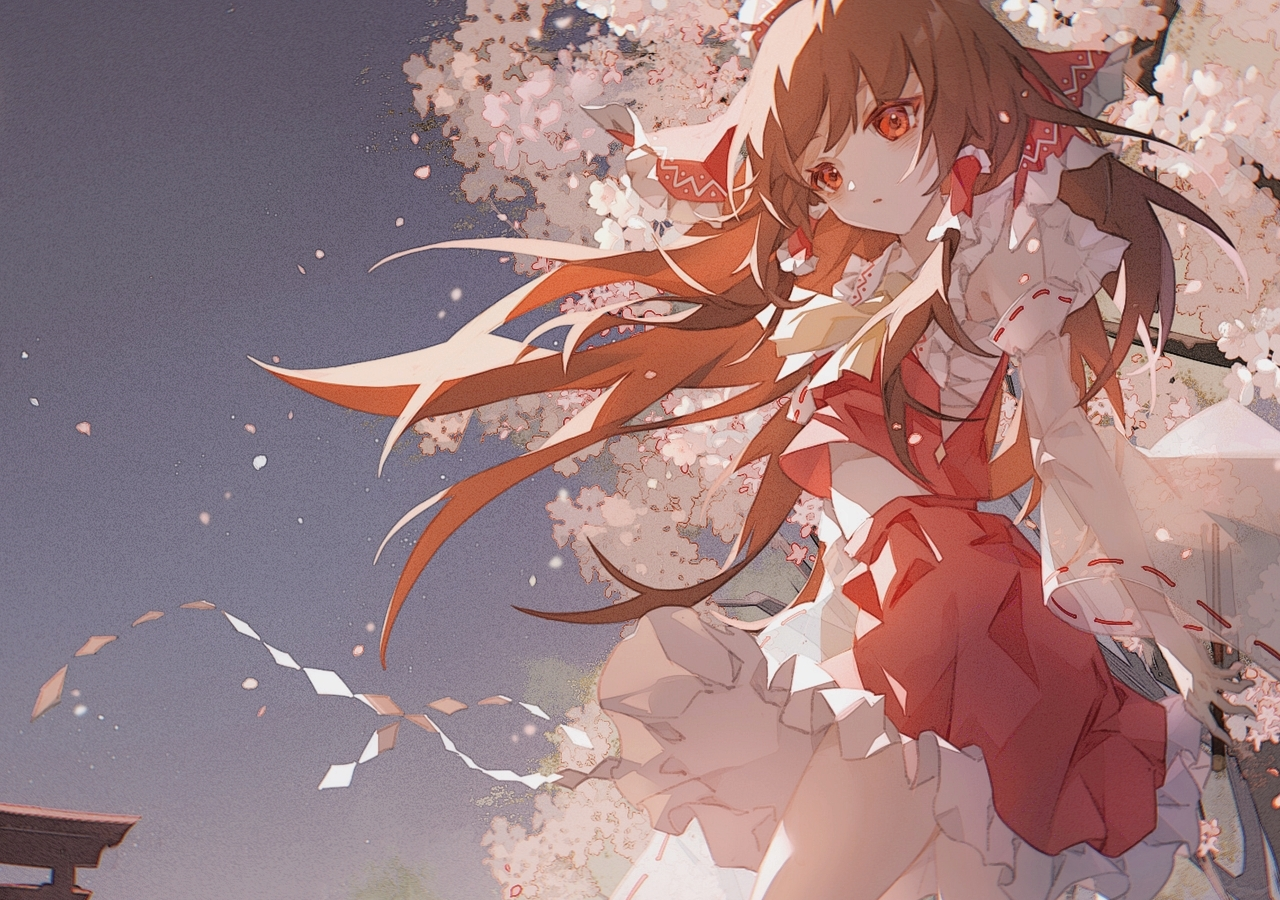
<file: public/index.html>
<!doctype html>
<html lang="zh-CN">

<head>
    <meta charset="UTF-8" />
    <meta name="viewport" content="width=device-width, initial-scale=1.0" />
    <meta name="theme-color" content="#191927" />
    <title>EVA.CM</title>
    <link rel="icon" href="./assets/icons/favicon.ico" sizes="32x32" />
    <link rel="icon" href="./assets/icons/favicon.svg" type="image/svg+xml" />
    <link rel="stylesheet" href="./assets/vendor/videojs/video-js.min.css" />
    <link rel="stylesheet" href="./assets/css/styles.css" />
</head>

<body>
    <div class="background" aria-hidden="true"></div>

    <main class="page-shell is-metadata-pending" id="pageShell" aria-busy="true">
        <header class="page-header">
            <h1 id="pageTitle"></h1>
            <button class="peek-toggle" id="peekToggle" type="button" aria-pressed="false"
                aria-label="下移卡片以查看背景" title="查看背景">
                <svg class="peek-toggle-icon" viewBox="0 0 16 16" aria-hidden="true">
                    <path d="M8 1 4.25 4.75h2.5v6.5h-2.5L8 15l3.75-3.75h-2.5v-6.5h2.5L8 1Z" />
                </svg>
            </button>
        </header>

        <section class="player-card" aria-label="视频播放器">
            <div class="player" id="playerWrap">
                <video id="video" class="video-js vjs-big-play-centered" controls preload="metadata" playsinline
                    controlslist="nodownload noremoteplayback" disablepictureinpicture disableremoteplayback
                    draggable="false">
                    你的浏览器暂不支持 HTML5 视频播放。
                </video>
                <div class="video-heading" aria-hidden="true">
                    <span class="episode-mark">MOVIE</span>
                    <span id="videoHeading"></span>
                </div>
            </div>
        </section>

        <section class="reflection" aria-labelledby="reflectionTitle">
            <h2 id="reflectionTitle"></h2>
            <p class="reflection-placeholder" id="pageDescription"></p>
        </section>

        <footer>
            <nav class="site-switcher" id="siteSwitcher" aria-label="相关站点"></nav>
        </footer>
    </main>

    <script src="./assets/vendor/videojs/video.min.js"></script>
    <script type="module" src="./assets/js/home.js"></script>
</body>

</html>
</file>
<file: public/assets/css/styles.css>
:root {
  color-scheme: light;
  --accent: #d9788e;
  --text: #333;
  font-family: Arial, "Microsoft YaHei", "PingFang SC", sans-serif;
}

* { box-sizing: border-box; }

html {
  min-width: 320px;
  background: #d8c6c2;
}

body {
  min-height: 100vh;
  min-height: 100svh;
  margin: 0;
  color: var(--text);
  display: flex;
  align-items: safe center;
  justify-content: center;
  padding: 8px 0;
}

.background {
  position: fixed;
  z-index: -1;
  inset: 0;
  background-color: #d8c6c2;
  background-image: url("../images/background.jpg");
  background-repeat: no-repeat;
  background-position: center;
  background-size: 2160px 1296px;
  pointer-events: none;
  -webkit-touch-callout: none;
}

.page-shell {
  --peek-offset: 0px;
  width: min(1180px, calc(100vw - 32px), max(320px, calc(177.78svh - 500px)));
  margin: auto;
  border-top: 5px solid var(--accent);
  background: #fff;
  box-shadow: 0 2px 8px rgba(55, 42, 48, 0.34);
  transform: translateY(0);
  transition: transform 620ms cubic-bezier(0.22, 0.61, 0.36, 1);
  will-change: transform;
}

.page-shell.is-metadata-pending { visibility: hidden; }

.page-shell.is-peeking { transform: translateY(var(--peek-offset)); }

.page-header {
  display: flex;
  align-items: stretch;
  padding-left: 24px;
  border-bottom: 1px solid #d8d8d8;
  background: #f7f7f7;
}

h1,
h2,
p { margin-top: 0; }

h1 {
  flex: 1;
  margin-bottom: 0;
  padding: 19px 18px 17px 0;
  color: #333;
  font-family: "Microsoft YaHei", "PingFang SC", sans-serif;
  font-size: 1.75rem;
  font-weight: 500;
  line-height: 1.35;
}

.peek-toggle {
  display: grid;
  flex: 0 0 70px;
  place-items: center;
  min-width: 44px;
  padding: 0;
  border: 0;
  border-left: 1px solid #b7b7b7;
  border-radius: 0;
  background: linear-gradient(#f7f7f7, #d7d7d7);
  color: #3d3d3d;
  cursor: pointer;
  box-shadow:
    inset 1px 0 rgba(255, 255, 255, 0.8),
    inset 0 1px rgba(255, 255, 255, 0.85),
    0 1px 2px rgba(0, 0, 0, 0.12);
  -webkit-tap-highlight-color: transparent;
}

.peek-toggle:hover { background: linear-gradient(#fff, #dedede); }

.peek-toggle:active,
.peek-toggle[aria-pressed="true"] {
  background: linear-gradient(#cecece, #ededed);
  box-shadow:
    inset 1px 2px 4px rgba(0, 0, 0, 0.18),
    inset 1px 0 rgba(255, 255, 255, 0.35);
}

.peek-toggle:focus-visible {
  position: relative;
  z-index: 1;
  outline: 3px solid color-mix(in srgb, var(--accent) 70%, white);
  outline-offset: -4px;
}

.peek-toggle-icon {
  width: 20px;
  height: 20px;
  fill: currentColor;
  filter: drop-shadow(0 1px 0 #fff);
}

.player-card {
  width: calc(100% - 40px);
  margin: 20px auto 0;
  padding: 5px;
  border: 1px solid #aaa;
  border-radius: 3px;
  background: #262626;
  box-shadow: 0 1px 3px rgba(0, 0, 0, 0.22);
}

.player {
  --video-aspect-ratio: 16 / 9;
  position: relative;
  aspect-ratio: var(--video-aspect-ratio);
  overflow: hidden;
  border-radius: 1px;
  background: #080808;
}

.video-js {
  width: 100%;
  height: 100%;
  color: #fff;
  background: #080808;
  font-family: Arial, sans-serif;
  -webkit-touch-callout: none;
  -webkit-user-select: none;
  user-select: none;
}

.video-js .vjs-tech {
  object-fit: contain;
  object-position: center;
}

.video-js .vjs-poster { background-size: contain; }

.video-heading {
  position: absolute;
  z-index: 5;
  top: 12px;
  left: 13px;
  display: flex;
  align-items: center;
  gap: 9px;
  color: #fff;
  font-size: 0.86rem;
  font-weight: bold;
  pointer-events: none;
  text-shadow: 0 1px 3px #000;
}

.controls-hidden .video-heading { display: none; }

.episode-mark {
  padding: 3px 7px;
  border: 1px solid #fff;
  border-radius: 2px;
  background: var(--accent);
  font-size: 0.65rem;
  letter-spacing: 0.08em;
  text-shadow: none;
}

/* Video.js 提供进度、音量、全屏等基础播放能力。 */
.video-js .vjs-control-bar {
  height: 4em;
  align-items: center;
  padding: 0 0.8em;
  background: rgba(18, 18, 18, 0.94);
  border-top: 1px solid rgba(255, 255, 255, 0.15);
}

.video-js .vjs-control {
  width: 3.5em;
  outline: none;
}

.video-js .vjs-button > .vjs-icon-placeholder::before {
  font-size: 1.85em;
  line-height: 2.15;
}

.video-js .vjs-button:hover,
.video-js .vjs-button:focus-visible { color: #f29aae; }

.video-js .vjs-big-play-button {
  top: 50%;
  left: 50%;
  width: 1.65em;
  height: 1.65em;
  margin: 0;
  border: 2px solid #fff;
  border-radius: 50%;
  background: rgba(20, 20, 20, 0.8);
  font-size: clamp(3rem, 7vw, 4.2rem);
  line-height: 1.57em;
  transform: translate(-50%, -50%);
}

.video-js:hover .vjs-big-play-button,
.video-js .vjs-big-play-button:focus {
  border-color: #fff;
  background: var(--accent);
}

.video-js .vjs-play-progress,
.video-js .vjs-volume-level { background: var(--accent); }

.video-js .vjs-play-progress::before,
.video-js .vjs-volume-level::before { color: var(--accent); }

.video-js .vjs-slider { background: rgba(255, 255, 255, 0.28); }
.video-js .vjs-load-progress { background: rgba(255, 255, 255, 0.22); }
.video-js .vjs-load-progress div { background: rgba(255, 255, 255, 0.3); }

.video-js .vjs-progress-control {
  position: absolute;
  right: 0.8em;
  bottom: 3.45em;
  left: 0.8em;
  width: auto;
  height: 1.2em;
}

.video-js .vjs-progress-holder {
  height: 0.3em;
  margin: 0;
}

.video-js .vjs-progress-control:hover .vjs-progress-holder { height: 0.48em; }

.video-js.is-preview-seeking .vjs-progress-control .vjs-mouse-display,
.video-js.vjs-touch-enabled.is-preview-seeking
  .vjs-progress-control .vjs-mouse-display {
  display: block;
  visibility: visible;
  opacity: 1;
  transition: none;
}

.video-js .vjs-play-progress .vjs-time-tooltip {
  display: none !important;
}

.video-js .vjs-time-control {
  display: block;
  width: auto;
  min-width: 0;
  padding: 0 0.16em;
  font-size: 1em;
  line-height: 4em;
}

.video-js .vjs-time-divider { padding: 0 0.3em; }
.video-js .vjs-duration-display { color: #bbb; }
.video-js .vjs-fullscreen-control { margin-left: auto; }
.video-js .vjs-volume-panel { margin-right: 0.5em; }
.video-js .vjs-volume-bar { margin: 1.65em 0.45em; }

.reflection {
  margin: 25px 24px 0;
  padding: 20px 0 26px;
  border-top: 1px solid #ddd;
}

.reflection h2 {
  margin-bottom: 13px;
  color: #444;
  font-size: 1.2rem;
  font-weight: 500;
}

.reflection-placeholder {
  margin-bottom: 0;
  color: #999;
  font-size: 1rem;
  line-height: 1.8;
}

footer {
  padding: 13px 24px;
  border-top: 1px solid #ddd;
  background: #f4f4f4;
  color: #999;
  font-size: 0.75rem;
  text-align: center;
}

.site-switcher {
  display: flex;
  flex-wrap: wrap;
  align-items: center;
  justify-content: center;
  gap: 0.35em 0.55em;
}

.site-switcher-link {
  color: var(--accent);
  text-decoration: none;
  text-underline-offset: 0.2em;
}

.site-switcher-link:hover {
  color: var(--accent);
  text-decoration: underline;
}

.site-switcher-link:focus-visible {
  border-radius: 2px;
  outline: 2px solid var(--accent);
  outline-offset: 3px;
}

.site-switcher-current { color: inherit; }

.site-switcher-separator { color: #bbb; }

/* 768px 及以下使用移动端布局，并把背景焦点移到人物区域。 */
@media (max-width: 768px) {
  .background {
    background-position: calc(70% + 120px) 18%;
  }

  .page-shell {
    width: calc(100% - 12px);
    margin: auto;
  }

  .page-header { padding: 0 0 0 13px; }

  h1 {
    padding: 14px 10px 12px 0;
    font-size: 1.4rem;
  }

  .peek-toggle { flex-basis: 56px; }

  .player-card {
    width: calc(100% - 16px);
    margin: 10px auto 0;
    padding: 3px;
    border-radius: 2px;
  }

  .video-heading {
    top: 8px;
    left: 9px;
    font-size: 0.72rem;
  }

  .video-js .vjs-control-bar { padding: 0 0.25em; }
  .video-js .vjs-progress-control {
    right: 0.45em;
    bottom: 2.5em;
    left: 0.45em;
    height: 3em;
    touch-action: none;
    -webkit-user-select: none;
    user-select: none;
  }
  .video-js .vjs-volume-panel .vjs-volume-control { width: 4em; }

  .reflection {
    margin: 18px 13px 0;
    padding: 16px 0 20px;
  }

  footer { padding: 11px 13px; }
}

@media (prefers-reduced-motion: reduce) {
  .page-shell { transition-duration: 1ms; }
}

@media (max-width: 440px) {
  .video-heading { display: none; }
  .video-js .vjs-volume-panel { display: none; }
  .video-js .vjs-control:not(.vjs-progress-control) { width: 3em; }
  .video-js .vjs-time-control { font-size: 0.9em; }
}
</file>
<file: public/assets/vendor/videojs/video-js.min.css>
.vjs-svg-icon{display:inline-block;background-repeat:no-repeat;background-position:center;fill:currentColor;height:1.8em;width:1.8em}.vjs-svg-icon:before{content:none!important}.vjs-control:focus .vjs-svg-icon,.vjs-svg-icon:hover{filter:drop-shadow(0 0 .25em #fff)}.video-js .vjs-big-play-button .vjs-icon-placeholder:before,.video-js .vjs-modal-dialog,.vjs-button>.vjs-icon-placeholder:before,.vjs-modal-dialog .vjs-modal-dialog-content{position:absolute;top:0;left:0;width:100%;height:100%}.video-js .vjs-big-play-button .vjs-icon-placeholder:before,.vjs-button>.vjs-icon-placeholder:before{text-align:center}@font-face{font-family:VideoJS;src:url([data-uri]) format("woff");font-weight:400;font-style:normal}.video-js .vjs-big-play-button .vjs-icon-placeholder:before,.video-js .vjs-play-control .vjs-icon-placeholder,.vjs-icon-play{font-family:VideoJS;font-weight:400;font-style:normal}.video-js .vjs-big-play-button .vjs-icon-placeholder:before,.video-js .vjs-play-control .vjs-icon-placeholder:before,.vjs-icon-play:before{content:"\f101"}.vjs-icon-play-circle{font-family:VideoJS;font-weight:400;font-style:normal}.vjs-icon-play-circle:before{content:"\f102"}.video-js .vjs-play-control.vjs-playing .vjs-icon-placeholder,.vjs-icon-pause{font-family:VideoJS;font-weight:400;font-style:normal}.video-js .vjs-play-control.vjs-playing .vjs-icon-placeholder:before,.vjs-icon-pause:before{content:"\f103"}.video-js .vjs-mute-control.vjs-vol-0 .vjs-icon-placeholder,.vjs-icon-volume-mute{font-family:VideoJS;font-weight:400;font-style:normal}.video-js .vjs-mute-control.vjs-vol-0 .vjs-icon-placeholder:before,.vjs-icon-volume-mute:before{content:"\f104"}.video-js .vjs-mute-control.vjs-vol-1 .vjs-icon-placeholder,.vjs-icon-volume-low{font-family:VideoJS;font-weight:400;font-style:normal}.video-js .vjs-mute-control.vjs-vol-1 .vjs-icon-placeholder:before,.vjs-icon-volume-low:before{content:"\f105"}.video-js .vjs-mute-control.vjs-vol-2 .vjs-icon-placeholder,.vjs-icon-volume-mid{font-family:VideoJS;font-weight:400;font-style:normal}.video-js .vjs-mute-control.vjs-vol-2 .vjs-icon-placeholder:before,.vjs-icon-volume-mid:before{content:"\f106"}.video-js .vjs-mute-control .vjs-icon-placeholder,.vjs-icon-volume-high{font-family:VideoJS;font-weight:400;font-style:normal}.video-js .vjs-mute-control .vjs-icon-placeholder:before,.vjs-icon-volume-high:before{content:"\f107"}.video-js .vjs-fullscreen-control .vjs-icon-placeholder,.vjs-icon-fullscreen-enter{font-family:VideoJS;font-weight:400;font-style:normal}.video-js .vjs-fullscreen-control .vjs-icon-placeholder:before,.vjs-icon-fullscreen-enter:before{content:"\f108"}.video-js.vjs-fullscreen .vjs-fullscreen-control .vjs-icon-placeholder,.vjs-icon-fullscreen-exit{font-family:VideoJS;font-weight:400;font-style:normal}.video-js.vjs-fullscreen .vjs-fullscreen-control .vjs-icon-placeholder:before,.vjs-icon-fullscreen-exit:before{content:"\f109"}.vjs-icon-spinner{font-family:VideoJS;font-weight:400;font-style:normal}.vjs-icon-spinner:before{content:"\f10a"}.video-js .vjs-subs-caps-button .vjs-icon-placeholder,.video-js .vjs-subtitles-button .vjs-icon-placeholder,.video-js.video-js:lang(en-AU) .vjs-subs-caps-button .vjs-icon-placeholder,.video-js.video-js:lang(en-GB) .vjs-subs-caps-button .vjs-icon-placeholder,.video-js.video-js:lang(en-IE) .vjs-subs-caps-button .vjs-icon-placeholder,.video-js.video-js:lang(en-NZ) .vjs-subs-caps-button .vjs-icon-placeholder,.vjs-icon-subtitles{font-family:VideoJS;font-weight:400;font-style:normal}.video-js .vjs-subs-caps-button .vjs-icon-placeholder:before,.video-js .vjs-subtitles-button .vjs-icon-placeholder:before,.video-js.video-js:lang(en-AU) .vjs-subs-caps-button .vjs-icon-placeholder:before,.video-js.video-js:lang(en-GB) .vjs-subs-caps-button .vjs-icon-placeholder:before,.video-js.video-js:lang(en-IE) .vjs-subs-caps-button .vjs-icon-placeholder:before,.video-js.video-js:lang(en-NZ) .vjs-subs-caps-button .vjs-icon-placeholder:before,.vjs-icon-subtitles:before{content:"\f10b"}.video-js .vjs-captions-button .vjs-icon-placeholder,.video-js:lang(en) .vjs-subs-caps-button .vjs-icon-placeholder,.video-js:lang(fr-CA) .vjs-subs-caps-button .vjs-icon-placeholder,.vjs-icon-captions{font-family:VideoJS;font-weight:400;font-style:normal}.video-js .vjs-captions-button .vjs-icon-placeholder:before,.video-js:lang(en) .vjs-subs-caps-button .vjs-icon-placeholder:before,.video-js:lang(fr-CA) .vjs-subs-caps-button .vjs-icon-placeholder:before,.vjs-icon-captions:before{content:"\f10c"}.vjs-icon-hd{font-family:VideoJS;font-weight:400;font-style:normal}.vjs-icon-hd:before{content:"\f10d"}.video-js .vjs-chapters-button .vjs-icon-placeholder,.vjs-icon-chapters{font-family:VideoJS;font-weight:400;font-style:normal}.video-js .vjs-chapters-button .vjs-icon-placeholder:before,.vjs-icon-chapters:before{content:"\f10e"}.vjs-icon-downloading{font-family:VideoJS;font-weight:400;font-style:normal}.vjs-icon-downloading:before{content:"\f10f"}.vjs-icon-file-download{font-family:VideoJS;font-weight:400;font-style:normal}.vjs-icon-file-download:before{content:"\f110"}.vjs-icon-file-download-done{font-family:VideoJS;font-weight:400;font-style:normal}.vjs-icon-file-download-done:before{content:"\f111"}.vjs-icon-file-download-off{font-family:VideoJS;font-weight:400;font-style:normal}.vjs-icon-file-download-off:before{content:"\f112"}.vjs-icon-share{font-family:VideoJS;font-weight:400;font-style:normal}.vjs-icon-share:before{content:"\f113"}.vjs-icon-cog{font-family:VideoJS;font-weight:400;font-style:normal}.vjs-icon-cog:before{content:"\f114"}.vjs-icon-square{font-family:VideoJS;font-weight:400;font-style:normal}.vjs-icon-square:before{content:"\f115"}.video-js .vjs-play-progress,.video-js .vjs-volume-level,.vjs-icon-circle,.vjs-seek-to-live-control .vjs-icon-placeholder{font-family:VideoJS;font-weight:400;font-style:normal}.video-js .vjs-play-progress:before,.video-js .vjs-volume-level:before,.vjs-icon-circle:before,.vjs-seek-to-live-control .vjs-icon-placeholder:before{content:"\f116"}.vjs-icon-circle-outline{font-family:VideoJS;font-weight:400;font-style:normal}.vjs-icon-circle-outline:before{content:"\f117"}.vjs-icon-circle-inner-circle{font-family:VideoJS;font-weight:400;font-style:normal}.vjs-icon-circle-inner-circle:before{content:"\f118"}.video-js .vjs-control.vjs-close-button .vjs-icon-placeholder,.vjs-icon-cancel{font-family:VideoJS;font-weight:400;font-style:normal}.video-js .vjs-control.vjs-close-button .vjs-icon-placeholder:before,.vjs-icon-cancel:before{content:"\f119"}.vjs-icon-repeat{font-family:VideoJS;font-weight:400;font-style:normal}.vjs-icon-repeat:before{content:"\f11a"}.video-js .vjs-play-control.vjs-ended .vjs-icon-placeholder,.vjs-icon-replay{font-family:VideoJS;font-weight:400;font-style:normal}.video-js .vjs-play-control.vjs-ended .vjs-icon-placeholder:before,.vjs-icon-replay:before{content:"\f11b"}.video-js .vjs-skip-backward-5 .vjs-icon-placeholder,.vjs-icon-replay-5{font-family:VideoJS;font-weight:400;font-style:normal}.video-js .vjs-skip-backward-5 .vjs-icon-placeholder:before,.vjs-icon-replay-5:before{content:"\f11c"}.video-js .vjs-skip-backward-10 .vjs-icon-placeholder,.vjs-icon-replay-10{font-family:VideoJS;font-weight:400;font-style:normal}.video-js .vjs-skip-backward-10 .vjs-icon-placeholder:before,.vjs-icon-replay-10:before{content:"\f11d"}.video-js .vjs-skip-backward-30 .vjs-icon-placeholder,.vjs-icon-replay-30{font-family:VideoJS;font-weight:400;font-style:normal}.video-js .vjs-skip-backward-30 .vjs-icon-placeholder:before,.vjs-icon-replay-30:before{content:"\f11e"}.video-js .vjs-skip-forward-5 .vjs-icon-placeholder,.vjs-icon-forward-5{font-family:VideoJS;font-weight:400;font-style:normal}.video-js .vjs-skip-forward-5 .vjs-icon-placeholder:before,.vjs-icon-forward-5:before{content:"\f11f"}.video-js .vjs-skip-forward-10 .vjs-icon-placeholder,.vjs-icon-forward-10{font-family:VideoJS;font-weight:400;font-style:normal}.video-js .vjs-skip-forward-10 .vjs-icon-placeholder:before,.vjs-icon-forward-10:before{content:"\f120"}.video-js .vjs-skip-forward-30 .vjs-icon-placeholder,.vjs-icon-forward-30{font-family:VideoJS;font-weight:400;font-style:normal}.video-js .vjs-skip-forward-30 .vjs-icon-placeholder:before,.vjs-icon-forward-30:before{content:"\f121"}.video-js .vjs-audio-button .vjs-icon-placeholder,.vjs-icon-audio{font-family:VideoJS;font-weight:400;font-style:normal}.video-js .vjs-audio-button .vjs-icon-placeholder:before,.vjs-icon-audio:before{content:"\f122"}.vjs-icon-next-item{font-family:VideoJS;font-weight:400;font-style:normal}.vjs-icon-next-item:before{content:"\f123"}.vjs-icon-previous-item{font-family:VideoJS;font-weight:400;font-style:normal}.vjs-icon-previous-item:before{content:"\f124"}.vjs-icon-shuffle{font-family:VideoJS;font-weight:400;font-style:normal}.vjs-icon-shuffle:before{content:"\f125"}.vjs-icon-cast{font-family:VideoJS;font-weight:400;font-style:normal}.vjs-icon-cast:before{content:"\f126"}.video-js .vjs-picture-in-picture-control .vjs-icon-placeholder,.vjs-icon-picture-in-picture-enter{font-family:VideoJS;font-weight:400;font-style:normal}.video-js .vjs-picture-in-picture-control .vjs-icon-placeholder:before,.vjs-icon-picture-in-picture-enter:before{content:"\f127"}.video-js.vjs-picture-in-picture .vjs-picture-in-picture-control .vjs-icon-placeholder,.vjs-icon-picture-in-picture-exit{font-family:VideoJS;font-weight:400;font-style:normal}.video-js.vjs-picture-in-picture .vjs-picture-in-picture-control .vjs-icon-placeholder:before,.vjs-icon-picture-in-picture-exit:before{content:"\f128"}.vjs-icon-facebook{font-family:VideoJS;font-weight:400;font-style:normal}.vjs-icon-facebook:before{content:"\f129"}.vjs-icon-linkedin{font-family:VideoJS;font-weight:400;font-style:normal}.vjs-icon-linkedin:before{content:"\f12a"}.vjs-icon-twitter{font-family:VideoJS;font-weight:400;font-style:normal}.vjs-icon-twitter:before{content:"\f12b"}.vjs-icon-tumblr{font-family:VideoJS;font-weight:400;font-style:normal}.vjs-icon-tumblr:before{content:"\f12c"}.vjs-icon-pinterest{font-family:VideoJS;font-weight:400;font-style:normal}.vjs-icon-pinterest:before{content:"\f12d"}.video-js .vjs-descriptions-button .vjs-icon-placeholder,.vjs-icon-audio-description{font-family:VideoJS;font-weight:400;font-style:normal}.video-js .vjs-descriptions-button .vjs-icon-placeholder:before,.vjs-icon-audio-description:before{content:"\f12e"}.video-js{display:inline-block;vertical-align:top;box-sizing:border-box;color:#fff;background-color:#000;position:relative;padding:0;font-size:10px;line-height:1;font-weight:400;font-style:normal;font-family:Arial,Helvetica,sans-serif;word-break:initial}.video-js:-moz-full-screen{position:absolute}.video-js:-webkit-full-screen{width:100%!important;height:100%!important}.video-js[tabindex="-1"]{outline:0}.video-js *,.video-js :after,.video-js :before{box-sizing:inherit}.video-js ul{font-family:inherit;font-size:inherit;line-height:inherit;list-style-position:outside;margin-left:0;margin-right:0;margin-top:0;margin-bottom:0}.video-js.vjs-1-1,.video-js.vjs-16-9,.video-js.vjs-4-3,.video-js.vjs-9-16,.video-js.vjs-fluid{width:100%;max-width:100%}.video-js.vjs-1-1:not(.vjs-audio-only-mode),.video-js.vjs-16-9:not(.vjs-audio-only-mode),.video-js.vjs-4-3:not(.vjs-audio-only-mode),.video-js.vjs-9-16:not(.vjs-audio-only-mode),.video-js.vjs-fluid:not(.vjs-audio-only-mode){height:0}.video-js.vjs-16-9:not(.vjs-audio-only-mode){padding-top:56.25%}.video-js.vjs-4-3:not(.vjs-audio-only-mode){padding-top:75%}.video-js.vjs-9-16:not(.vjs-audio-only-mode){padding-top:177.7777777778%}.video-js.vjs-1-1:not(.vjs-audio-only-mode){padding-top:100%}.video-js.vjs-fill:not(.vjs-audio-only-mode){width:100%;height:100%}.video-js .vjs-tech{position:absolute;top:0;left:0;width:100%;height:100%}.video-js.vjs-audio-only-mode .vjs-tech{display:none}body.vjs-full-window,body.vjs-pip-window{padding:0;margin:0;height:100%}.vjs-full-window .video-js.vjs-fullscreen,body.vjs-pip-window .video-js{position:fixed;overflow:hidden;z-index:1000;left:0;top:0;bottom:0;right:0}.video-js.vjs-fullscreen:not(.vjs-ios-native-fs),body.vjs-pip-window .video-js{width:100%!important;height:100%!important;padding-top:0!important;display:block}.video-js.vjs-fullscreen.vjs-user-inactive{cursor:none}.vjs-pip-container .vjs-pip-text{position:absolute;bottom:10%;font-size:2em;background-color:rgba(0,0,0,.7);padding:.5em;text-align:center;width:100%}.vjs-layout-small.vjs-pip-container .vjs-pip-text,.vjs-layout-tiny.vjs-pip-container .vjs-pip-text,.vjs-layout-x-small.vjs-pip-container .vjs-pip-text{bottom:0;font-size:1.4em}.vjs-hidden{display:none!important}.vjs-disabled{opacity:.5;cursor:default}.video-js .vjs-offscreen{height:1px;left:-9999px;position:absolute;top:0;width:1px}.vjs-lock-showing{display:block!important;opacity:1!important;visibility:visible!important}.vjs-no-js{padding:20px;color:#fff;background-color:#000;font-size:18px;font-family:Arial,Helvetica,sans-serif;text-align:center;width:300px;height:150px;margin:0 auto}.vjs-no-js a,.vjs-no-js a:visited{color:#66a8cc}.video-js .vjs-big-play-button{font-size:3em;line-height:1.5em;height:1.63332em;width:3em;display:block;position:absolute;top:50%;left:50%;padding:0;margin-top:-.81666em;margin-left:-1.5em;cursor:pointer;opacity:1;border:.06666em solid #fff;background-color:#2b333f;background-color:rgba(43,51,63,.7);border-radius:.3em;transition:all .4s}.vjs-big-play-button .vjs-svg-icon{width:1em;height:1em;position:absolute;top:50%;left:50%;line-height:1;transform:translate(-50%,-50%)}.video-js .vjs-big-play-button:focus,.video-js:hover .vjs-big-play-button{border-color:#fff;background-color:rgb(114.9141509434,132.7028301887,159.3858490566);background-color:rgba(114.9141509434,132.7028301887,159.3858490566,.5);transition:all 0s}.vjs-controls-disabled .vjs-big-play-button,.vjs-error .vjs-big-play-button,.vjs-has-started .vjs-big-play-button,.vjs-using-native-controls .vjs-big-play-button{display:none}.vjs-has-started.vjs-paused.vjs-show-big-play-button-on-pause:not(.vjs-seeking,.vjs-scrubbing,.vjs-error) .vjs-big-play-button{display:block}.video-js button{background:0 0;border:none;color:inherit;display:inline-block;font-size:inherit;line-height:inherit;text-transform:none;text-decoration:none;transition:none;-webkit-appearance:none;-moz-appearance:none;appearance:none}.video-js.vjs-spatial-navigation-enabled .vjs-button:focus{outline:.0625em solid #fff;box-shadow:none}.vjs-control .vjs-button{width:100%;height:100%}.video-js .vjs-control.vjs-close-button{cursor:pointer;height:3em;position:absolute;right:0;top:.5em;z-index:2}.video-js .vjs-modal-dialog{background:rgba(0,0,0,.8);background:linear-gradient(180deg,rgba(0,0,0,.8),rgba(255,255,255,0));overflow:auto}.video-js .vjs-modal-dialog>*{box-sizing:border-box}.vjs-modal-dialog .vjs-modal-dialog-content{font-size:1.2em;line-height:1.5;padding:20px 24px;z-index:1}.vjs-menu-button{cursor:pointer}.vjs-menu-button.vjs-disabled{cursor:default}.vjs-workinghover .vjs-menu-button.vjs-disabled:hover .vjs-menu{display:none}.vjs-menu .vjs-menu-content{display:block;padding:0;margin:0;font-family:Arial,Helvetica,sans-serif;overflow:auto}.vjs-menu .vjs-menu-content>*{box-sizing:border-box}.vjs-scrubbing .vjs-control.vjs-menu-button:hover .vjs-menu{display:none}.vjs-menu li{display:flex;justify-content:center;list-style:none;margin:0;padding:.2em 0;line-height:1.4em;font-size:1.2em;text-align:center;text-transform:lowercase}.js-focus-visible .vjs-menu li.vjs-menu-item:hover,.vjs-menu li.vjs-menu-item:focus,.vjs-menu li.vjs-menu-item:hover{background-color:rgb(114.9141509434,132.7028301887,159.3858490566);background-color:rgba(114.9141509434,132.7028301887,159.3858490566,.5)}.js-focus-visible .vjs-menu li.vjs-selected:hover,.vjs-menu li.vjs-selected,.vjs-menu li.vjs-selected:focus,.vjs-menu li.vjs-selected:hover{background-color:#fff;color:#2b333f}.js-focus-visible .vjs-menu li.vjs-selected:hover .vjs-svg-icon,.vjs-menu li.vjs-selected .vjs-svg-icon,.vjs-menu li.vjs-selected:focus .vjs-svg-icon,.vjs-menu li.vjs-selected:hover .vjs-svg-icon{fill:#000}.js-focus-visible .vjs-menu :not(.vjs-selected):focus:not(.focus-visible),.video-js .vjs-menu :not(.vjs-selected):focus:not(:focus-visible){background:0 0}.vjs-menu li.vjs-menu-title{text-align:center;text-transform:uppercase;font-size:1em;line-height:2em;padding:0;margin:0 0 .3em 0;font-weight:700;cursor:default}.vjs-menu-button-popup .vjs-menu{display:none;position:absolute;bottom:0;width:10em;left:-3em;height:0;margin-bottom:1.5em;border-top-color:rgba(43,51,63,.7)}.vjs-pip-window .vjs-menu-button-popup .vjs-menu{left:unset;right:1em}.vjs-menu-button-popup .vjs-menu .vjs-menu-content{background-color:#2b333f;background-color:rgba(43,51,63,.7);position:absolute;width:100%;bottom:1.5em;max-height:15em}.vjs-layout-tiny .vjs-menu-button-popup .vjs-menu .vjs-menu-content,.vjs-layout-x-small .vjs-menu-button-popup .vjs-menu .vjs-menu-content{max-height:5em}.vjs-layout-small .vjs-menu-button-popup .vjs-menu .vjs-menu-content{max-height:10em}.vjs-layout-medium .vjs-menu-button-popup .vjs-menu .vjs-menu-content{max-height:14em}.vjs-layout-huge .vjs-menu-button-popup .vjs-menu .vjs-menu-content,.vjs-layout-large .vjs-menu-button-popup .vjs-menu .vjs-menu-content,.vjs-layout-x-large .vjs-menu-button-popup .vjs-menu .vjs-menu-content{max-height:25em}.vjs-menu-button-popup .vjs-menu.vjs-lock-showing,.vjs-workinghover .vjs-menu-button-popup.vjs-hover .vjs-menu{display:block}.video-js .vjs-menu-button-inline{transition:all .4s;overflow:hidden}.video-js .vjs-menu-button-inline:before{width:2.222222222em}.video-js .vjs-menu-button-inline.vjs-slider-active,.video-js .vjs-menu-button-inline:focus,.video-js .vjs-menu-button-inline:hover{width:12em}.vjs-menu-button-inline .vjs-menu{opacity:0;height:100%;width:auto;position:absolute;left:4em;top:0;padding:0;margin:0;transition:all .4s}.vjs-menu-button-inline.vjs-slider-active .vjs-menu,.vjs-menu-button-inline:focus .vjs-menu,.vjs-menu-button-inline:hover .vjs-menu{display:block;opacity:1}.vjs-menu-button-inline .vjs-menu-content{width:auto;height:100%;margin:0;overflow:hidden}.video-js .vjs-control-bar{display:none;width:100%;position:absolute;bottom:0;left:0;right:0;height:3em;background-color:#2b333f;background-color:rgba(43,51,63,.7)}.video-js.vjs-spatial-navigation-enabled .vjs-control-bar{gap:1px}.video-js:not(.vjs-controls-disabled,.vjs-using-native-controls,.vjs-error) .vjs-control-bar.vjs-lock-showing{display:flex!important}.vjs-audio-only-mode .vjs-control-bar,.vjs-has-started .vjs-control-bar{display:flex;visibility:visible;opacity:1;transition:visibility .1s,opacity .1s}.vjs-has-started.vjs-user-inactive.vjs-playing .vjs-control-bar{visibility:visible;opacity:0;pointer-events:none;transition:visibility 1s,opacity 1s}.vjs-controls-disabled .vjs-control-bar,.vjs-error .vjs-control-bar,.vjs-using-native-controls .vjs-control-bar{display:none!important}.vjs-audio-only-mode.vjs-has-started.vjs-user-inactive.vjs-playing .vjs-control-bar,.vjs-audio.vjs-has-started.vjs-user-inactive.vjs-playing .vjs-control-bar{opacity:1;visibility:visible;pointer-events:auto}.video-js .vjs-control{position:relative;text-align:center;margin:0;padding:0;height:100%;width:4em;flex:none}.video-js .vjs-control.vjs-visible-text{width:auto;padding-left:1em;padding-right:1em}.vjs-button>.vjs-icon-placeholder:before{font-size:1.8em;line-height:1.67}.vjs-button>.vjs-icon-placeholder{display:block}.vjs-button>.vjs-svg-icon{display:inline-block}.video-js .vjs-control:focus,.video-js .vjs-control:focus:before,.video-js .vjs-control:hover:before{text-shadow:0 0 1em #fff}.video-js :not(.vjs-visible-text)>.vjs-control-text{border:0;clip:rect(0 0 0 0);height:1px;overflow:hidden;padding:0;position:absolute;width:1px}.video-js .vjs-custom-control-spacer{display:none}.video-js .vjs-progress-control{cursor:pointer;flex:auto;display:flex;align-items:center;min-width:4em;touch-action:none}.video-js .vjs-progress-control.disabled{cursor:default}.vjs-live .vjs-progress-control{display:none}.vjs-liveui .vjs-progress-control{display:flex;align-items:center}.video-js .vjs-progress-holder{flex:auto;transition:all .2s;height:.3em}.video-js .vjs-progress-control .vjs-progress-holder{margin:0 10px}.video-js .vjs-progress-control:hover .vjs-progress-holder,.video-js.vjs-scrubbing.vjs-touch-enabled .vjs-progress-control .vjs-progress-holder{font-size:1.6666666667em}.video-js .vjs-progress-control:hover .vjs-progress-holder.disabled{font-size:1em}.video-js .vjs-progress-holder .vjs-load-progress,.video-js .vjs-progress-holder .vjs-load-progress div,.video-js .vjs-progress-holder .vjs-play-progress{position:absolute;display:block;height:100%;margin:0;padding:0;width:0}.video-js .vjs-play-progress{background-color:#fff}.video-js .vjs-play-progress:before{font-size:.9em;position:absolute;right:-.5em;line-height:.35em;z-index:1}.vjs-svg-icons-enabled .vjs-play-progress:before{content:none!important}.vjs-play-progress .vjs-svg-icon{position:absolute;top:-.35em;right:-.4em;width:.9em;height:.9em;pointer-events:none;line-height:.15em;z-index:1}.video-js .vjs-load-progress{background:rgba(114.9141509434,132.7028301887,159.3858490566,.5)}.video-js .vjs-load-progress div{background:rgba(114.9141509434,132.7028301887,159.3858490566,.75)}.video-js .vjs-time-tooltip{background-color:#fff;background-color:rgba(255,255,255,.8);border-radius:.3em;color:#000;float:right;font-family:Arial,Helvetica,sans-serif;font-size:1em;padding:6px 8px 8px 8px;pointer-events:none;position:absolute;top:-3.4em;visibility:hidden;z-index:1}.video-js .vjs-progress-holder:focus .vjs-time-tooltip{display:none}.video-js .vjs-progress-control:hover .vjs-progress-holder:focus .vjs-time-tooltip,.video-js .vjs-progress-control:hover .vjs-time-tooltip,.video-js.vjs-scrubbing.vjs-touch-enabled .vjs-progress-control .vjs-time-tooltip{display:block;font-size:.6em;visibility:visible}.video-js .vjs-progress-control.disabled:hover .vjs-time-tooltip{font-size:1em}.video-js .vjs-progress-control .vjs-mouse-display{display:none;position:absolute;width:1px;height:100%;background-color:#000;z-index:1}.video-js .vjs-progress-control:hover .vjs-mouse-display{display:block}.video-js.vjs-scrubbing.vjs-touch-enabled .vjs-progress-control .vjs-mouse-display{display:block}.video-js.vjs-touch-enabled:not(.vjs-scrubbing) .vjs-progress-control .vjs-mouse-display,.video-js.vjs-user-inactive .vjs-progress-control .vjs-mouse-display{visibility:hidden;opacity:0;transition:visibility 1s,opacity 1s}.vjs-mouse-display .vjs-time-tooltip{color:#fff;background-color:#000;background-color:rgba(0,0,0,.8)}.video-js .vjs-slider{position:relative;cursor:pointer;padding:0;margin:0 .45em 0 .45em;-webkit-touch-callout:none;-webkit-user-select:none;-moz-user-select:none;user-select:none;background-color:rgb(114.9141509434,132.7028301887,159.3858490566);background-color:rgba(114.9141509434,132.7028301887,159.3858490566,.5)}.video-js .vjs-slider.disabled{cursor:default}.video-js .vjs-slider:focus{text-shadow:0 0 1em #fff;box-shadow:0 0 1em #fff}.video-js.vjs-spatial-navigation-enabled .vjs-slider:focus{outline:.0625em solid #fff}.video-js .vjs-mute-control{cursor:pointer;flex:none}.video-js .vjs-volume-control{cursor:pointer;margin-right:1em;display:flex}.video-js .vjs-volume-control.vjs-volume-horizontal{width:5em}.video-js .vjs-volume-panel .vjs-volume-control{visibility:visible;opacity:0;width:1px;height:1px;margin-left:-1px}.video-js .vjs-volume-panel{transition:width 1s}.video-js .vjs-volume-panel .vjs-volume-control.vjs-slider-active,.video-js .vjs-volume-panel .vjs-volume-control:active,.video-js .vjs-volume-panel.vjs-hover .vjs-mute-control~.vjs-volume-control,.video-js .vjs-volume-panel.vjs-hover .vjs-volume-control,.video-js .vjs-volume-panel:active .vjs-volume-control,.video-js .vjs-volume-panel:focus .vjs-volume-control{visibility:visible;opacity:1;position:relative;transition:visibility .1s,opacity .1s,height .1s,width .1s,left 0s,top 0s}.video-js .vjs-volume-panel .vjs-volume-control.vjs-slider-active.vjs-volume-horizontal,.video-js .vjs-volume-panel .vjs-volume-control:active.vjs-volume-horizontal,.video-js .vjs-volume-panel.vjs-hover .vjs-mute-control~.vjs-volume-control.vjs-volume-horizontal,.video-js .vjs-volume-panel.vjs-hover .vjs-volume-control.vjs-volume-horizontal,.video-js .vjs-volume-panel:active .vjs-volume-control.vjs-volume-horizontal,.video-js .vjs-volume-panel:focus .vjs-volume-control.vjs-volume-horizontal{width:5em;height:3em;margin-right:0}.video-js .vjs-volume-panel .vjs-volume-control.vjs-slider-active.vjs-volume-vertical,.video-js .vjs-volume-panel .vjs-volume-control:active.vjs-volume-vertical,.video-js .vjs-volume-panel.vjs-hover .vjs-mute-control~.vjs-volume-control.vjs-volume-vertical,.video-js .vjs-volume-panel.vjs-hover .vjs-volume-control.vjs-volume-vertical,.video-js .vjs-volume-panel:active .vjs-volume-control.vjs-volume-vertical,.video-js .vjs-volume-panel:focus .vjs-volume-control.vjs-volume-vertical{left:-3.5em;transition:left 0s}.video-js .vjs-volume-panel.vjs-volume-panel-horizontal.vjs-hover,.video-js .vjs-volume-panel.vjs-volume-panel-horizontal.vjs-slider-active,.video-js .vjs-volume-panel.vjs-volume-panel-horizontal:active{width:10em;transition:width .1s}.video-js .vjs-volume-panel.vjs-volume-panel-horizontal.vjs-mute-toggle-only{width:4em}.video-js .vjs-volume-panel .vjs-volume-control.vjs-volume-vertical{height:8em;width:3em;left:-3000em;transition:visibility 1s,opacity 1s,height 1s 1s,width 1s 1s,left 1s 1s,top 1s 1s}.video-js .vjs-volume-panel .vjs-volume-control.vjs-volume-horizontal{transition:visibility 1s,opacity 1s,height 1s 1s,width 1s,left 1s 1s,top 1s 1s}.video-js .vjs-volume-panel{display:flex}.video-js .vjs-volume-bar{margin:1.35em .45em}.vjs-volume-bar.vjs-slider-horizontal{width:5em;height:.3em}.vjs-volume-bar.vjs-slider-vertical{width:.3em;height:5em;margin:1.35em auto}.video-js .vjs-volume-level{position:absolute;bottom:0;left:0;background-color:#fff}.video-js .vjs-volume-level:before{position:absolute;font-size:.9em;z-index:1}.vjs-slider-vertical .vjs-volume-level{width:.3em}.vjs-slider-vertical .vjs-volume-level:before{top:-.5em;left:-.3em;z-index:1}.vjs-svg-icons-enabled .vjs-volume-level:before{content:none}.vjs-volume-level .vjs-svg-icon{position:absolute;width:.9em;height:.9em;pointer-events:none;z-index:1}.vjs-slider-horizontal .vjs-volume-level{height:.3em}.vjs-slider-horizontal .vjs-volume-level:before{line-height:.35em;right:-.5em}.vjs-slider-horizontal .vjs-volume-level .vjs-svg-icon{right:-.3em;transform:translateY(-50%)}.vjs-slider-vertical .vjs-volume-level .vjs-svg-icon{top:-.55em;transform:translateX(-50%)}.video-js .vjs-volume-panel.vjs-volume-panel-vertical{width:4em}.vjs-volume-bar.vjs-slider-vertical .vjs-volume-level{height:100%}.vjs-volume-bar.vjs-slider-horizontal .vjs-volume-level{width:100%}.video-js .vjs-volume-vertical{width:3em;height:8em;bottom:8em;background-color:#2b333f;background-color:rgba(43,51,63,.7)}.video-js .vjs-volume-horizontal .vjs-menu{left:-2em}.video-js .vjs-volume-tooltip{background-color:#fff;background-color:rgba(255,255,255,.8);border-radius:.3em;color:#000;float:right;font-family:Arial,Helvetica,sans-serif;font-size:1em;padding:6px 8px 8px 8px;pointer-events:none;position:absolute;top:-3.4em;visibility:hidden;z-index:1}.video-js .vjs-volume-control:hover .vjs-progress-holder:focus .vjs-volume-tooltip,.video-js .vjs-volume-control:hover .vjs-volume-tooltip{display:block;font-size:1em;visibility:visible}.video-js .vjs-volume-vertical:hover .vjs-progress-holder:focus .vjs-volume-tooltip,.video-js .vjs-volume-vertical:hover .vjs-volume-tooltip{left:1em;top:-12px}.video-js .vjs-volume-control.disabled:hover .vjs-volume-tooltip{font-size:1em}.video-js .vjs-volume-control .vjs-mouse-display{display:none;position:absolute;width:100%;height:1px;background-color:#000;z-index:1}.video-js .vjs-volume-horizontal .vjs-mouse-display{width:1px;height:100%}.video-js .vjs-volume-control:hover .vjs-mouse-display{display:block}.video-js.vjs-user-inactive .vjs-volume-control .vjs-mouse-display{visibility:hidden;opacity:0;transition:visibility 1s,opacity 1s}.vjs-mouse-display .vjs-volume-tooltip{color:#fff;background-color:#000;background-color:rgba(0,0,0,.8)}.vjs-poster{display:inline-block;vertical-align:middle;cursor:pointer;margin:0;padding:0;position:absolute;top:0;right:0;bottom:0;left:0;height:100%}.vjs-has-started .vjs-poster,.vjs-using-native-controls .vjs-poster{display:none}.vjs-audio.vjs-has-started .vjs-poster,.vjs-has-started.vjs-audio-poster-mode .vjs-poster,.vjs-pip-container.vjs-has-started .vjs-poster{display:block}.vjs-poster img{width:100%;height:100%;object-fit:contain}.video-js .vjs-live-control{display:flex;align-items:flex-start;flex:auto;font-size:1em;line-height:3em}.video-js.vjs-liveui .vjs-live-control,.video-js:not(.vjs-live) .vjs-live-control{display:none}.video-js .vjs-seek-to-live-control{align-items:center;cursor:pointer;flex:none;display:inline-flex;height:100%;padding-left:.5em;padding-right:.5em;font-size:1em;line-height:3em;width:auto;min-width:4em}.video-js.vjs-live:not(.vjs-liveui) .vjs-seek-to-live-control,.video-js:not(.vjs-live) .vjs-seek-to-live-control{display:none}.vjs-seek-to-live-control.vjs-control.vjs-at-live-edge{cursor:auto}.vjs-seek-to-live-control .vjs-icon-placeholder{margin-right:.5em;color:#888}.vjs-svg-icons-enabled .vjs-seek-to-live-control{line-height:0}.vjs-seek-to-live-control .vjs-svg-icon{width:1em;height:1em;pointer-events:none;fill:#888}.vjs-seek-to-live-control.vjs-control.vjs-at-live-edge .vjs-icon-placeholder{color:red}.vjs-seek-to-live-control.vjs-control.vjs-at-live-edge .vjs-svg-icon{fill:red}.video-js .vjs-time-control{flex:none;font-size:1em;line-height:3em;min-width:2em;width:auto;padding-left:1em;padding-right:1em}.video-js .vjs-current-time,.video-js .vjs-duration,.vjs-live .vjs-time-control,.vjs-live .vjs-time-divider{display:none}.vjs-time-divider{display:none;line-height:3em}.vjs-normalise-time-controls:not(.vjs-live) .vjs-time-control{display:flex}.video-js .vjs-play-control{cursor:pointer}.video-js .vjs-play-control .vjs-icon-placeholder{flex:none}.vjs-text-track-display{position:absolute;bottom:3em;left:0;right:0;top:0;pointer-events:none}.vjs-error .vjs-text-track-display{display:none}.video-js.vjs-controls-disabled .vjs-text-track-display,.video-js.vjs-user-inactive.vjs-playing .vjs-text-track-display{bottom:1em}.video-js .vjs-text-track{font-size:1.4em;text-align:center;margin-bottom:.1em}.vjs-subtitles{color:#fff}.vjs-captions{color:#fc6}.vjs-tt-cue{display:block}video::-webkit-media-text-track-display{transform:translateY(-3em)}.video-js.vjs-controls-disabled video::-webkit-media-text-track-display,.video-js.vjs-user-inactive.vjs-playing video::-webkit-media-text-track-display{transform:translateY(-1.5em)}.video-js.vjs-force-center-align-cues .vjs-text-track-cue{text-align:center!important;width:80%!important}@supports not (inset:10px){.video-js .vjs-text-track-display>div{top:0;right:0;bottom:0;left:0}}.video-js .vjs-picture-in-picture-control{cursor:pointer;flex:none}.video-js.vjs-audio-only-mode .vjs-picture-in-picture-control,.vjs-pip-window .vjs-picture-in-picture-control{display:none}.video-js .vjs-fullscreen-control{cursor:pointer;flex:none}.video-js.vjs-audio-only-mode .vjs-fullscreen-control,.vjs-pip-window .vjs-fullscreen-control{display:none}.vjs-playback-rate .vjs-playback-rate-value,.vjs-playback-rate>.vjs-menu-button{position:absolute;top:0;left:0;width:100%;height:100%}.vjs-playback-rate .vjs-playback-rate-value{pointer-events:none;font-size:1.5em;line-height:2;text-align:center}.vjs-playback-rate .vjs-menu{width:4em;left:0}.vjs-error .vjs-error-display .vjs-modal-dialog-content{font-size:1.4em;text-align:center}.vjs-loading-spinner{display:none;position:absolute;top:50%;left:50%;transform:translate(-50%,-50%);opacity:.85;text-align:left;border:.6em solid rgba(43,51,63,.7);box-sizing:border-box;background-clip:padding-box;width:5em;height:5em;border-radius:50%;visibility:hidden}.vjs-seeking .vjs-loading-spinner,.vjs-waiting .vjs-loading-spinner{display:flex;justify-content:center;align-items:center;animation:vjs-spinner-show 0s linear .3s forwards}.vjs-error .vjs-loading-spinner{display:none}.vjs-loading-spinner:after,.vjs-loading-spinner:before{content:"";position:absolute;box-sizing:inherit;width:inherit;height:inherit;border-radius:inherit;opacity:1;border:inherit;border-color:transparent;border-top-color:#fff}.vjs-seeking .vjs-loading-spinner:after,.vjs-seeking .vjs-loading-spinner:before,.vjs-waiting .vjs-loading-spinner:after,.vjs-waiting .vjs-loading-spinner:before{animation:vjs-spinner-spin 1.1s cubic-bezier(.6,.2,0,.8) infinite,vjs-spinner-fade 1.1s linear infinite}.vjs-seeking .vjs-loading-spinner:before,.vjs-waiting .vjs-loading-spinner:before{border-top-color:#fff}.vjs-seeking .vjs-loading-spinner:after,.vjs-waiting .vjs-loading-spinner:after{border-top-color:#fff;animation-delay:.44s}@keyframes vjs-spinner-show{to{visibility:visible}}@keyframes vjs-spinner-spin{100%{transform:rotate(360deg)}}@keyframes vjs-spinner-fade{0%{border-top-color:rgb(114.9141509434,132.7028301887,159.3858490566)}20%{border-top-color:rgb(114.9141509434,132.7028301887,159.3858490566)}35%{border-top-color:#fff}60%{border-top-color:rgb(114.9141509434,132.7028301887,159.3858490566)}100%{border-top-color:rgb(114.9141509434,132.7028301887,159.3858490566)}}.video-js.vjs-audio-only-mode .vjs-captions-button{display:none}.vjs-chapters-button .vjs-menu ul{width:24em}.video-js.vjs-audio-only-mode .vjs-descriptions-button{display:none}.vjs-subs-caps-button+.vjs-menu .vjs-captions-menu-item .vjs-svg-icon{width:1.5em;height:1.5em}.video-js .vjs-subs-caps-button+.vjs-menu .vjs-captions-menu-item .vjs-menu-item-text .vjs-icon-placeholder{vertical-align:middle;display:inline-block;margin-bottom:-.1em}.video-js .vjs-subs-caps-button+.vjs-menu .vjs-captions-menu-item .vjs-menu-item-text .vjs-icon-placeholder:before{font-family:VideoJS;content:"\f10c";font-size:1.5em;line-height:inherit}.video-js.vjs-audio-only-mode .vjs-subs-caps-button{display:none}.video-js .vjs-audio-button+.vjs-menu .vjs-descriptions-menu-item .vjs-menu-item-text .vjs-icon-placeholder,.video-js .vjs-audio-button+.vjs-menu .vjs-main-desc-menu-item .vjs-menu-item-text .vjs-icon-placeholder{vertical-align:middle;display:inline-block;margin-bottom:-.1em}.video-js .vjs-audio-button+.vjs-menu .vjs-description-menu-item .vjs-menu-item-text .vjs-icon-placeholder:before,.video-js .vjs-audio-button+.vjs-menu .vjs-descriptions-menu-item .vjs-menu-item-text .vjs-icon-placeholder:before,.video-js .vjs-audio-button+.vjs-menu .vjs-main-desc-menu-item .vjs-menu-item-text .vjs-icon-placeholder:before{font-family:VideoJS;content:" \f12e";font-size:1.5em;line-height:inherit}.video-js.vjs-layout-small .vjs-current-time,.video-js.vjs-layout-small .vjs-duration,.video-js.vjs-layout-small .vjs-playback-rate,.video-js.vjs-layout-small .vjs-remaining-time,.video-js.vjs-layout-small .vjs-time-divider,.video-js.vjs-layout-small .vjs-volume-control,.video-js.vjs-layout-tiny .vjs-current-time,.video-js.vjs-layout-tiny .vjs-duration,.video-js.vjs-layout-tiny .vjs-playback-rate,.video-js.vjs-layout-tiny .vjs-remaining-time,.video-js.vjs-layout-tiny .vjs-time-divider,.video-js.vjs-layout-tiny .vjs-volume-control,.video-js.vjs-layout-x-small .vjs-current-time,.video-js.vjs-layout-x-small .vjs-duration,.video-js.vjs-layout-x-small .vjs-playback-rate,.video-js.vjs-layout-x-small .vjs-remaining-time,.video-js.vjs-layout-x-small .vjs-time-divider,.video-js.vjs-layout-x-small .vjs-volume-control{display:none}.video-js.vjs-layout-small .vjs-volume-panel.vjs-volume-panel-horizontal.vjs-hover,.video-js.vjs-layout-small .vjs-volume-panel.vjs-volume-panel-horizontal.vjs-slider-active,.video-js.vjs-layout-small .vjs-volume-panel.vjs-volume-panel-horizontal:active,.video-js.vjs-layout-small .vjs-volume-panel.vjs-volume-panel-horizontal:hover,.video-js.vjs-layout-tiny .vjs-volume-panel.vjs-volume-panel-horizontal.vjs-hover,.video-js.vjs-layout-tiny .vjs-volume-panel.vjs-volume-panel-horizontal.vjs-slider-active,.video-js.vjs-layout-tiny .vjs-volume-panel.vjs-volume-panel-horizontal:active,.video-js.vjs-layout-tiny .vjs-volume-panel.vjs-volume-panel-horizontal:hover,.video-js.vjs-layout-x-small .vjs-volume-panel.vjs-volume-panel-horizontal.vjs-hover,.video-js.vjs-layout-x-small .vjs-volume-panel.vjs-volume-panel-horizontal.vjs-slider-active,.video-js.vjs-layout-x-small .vjs-volume-panel.vjs-volume-panel-horizontal:active,.video-js.vjs-layout-x-small .vjs-volume-panel.vjs-volume-panel-horizontal:hover{width:auto;width:initial}.video-js.vjs-layout-tiny .vjs-progress-control,.video-js.vjs-layout-x-small .vjs-progress-control{display:none}.video-js.vjs-layout-x-small .vjs-custom-control-spacer{flex:auto;display:block}.vjs-modal-dialog.vjs-text-track-settings{background-color:#2b333f;background-color:rgba(43,51,63,.75);color:#fff;height:70%}.vjs-spatial-navigation-enabled .vjs-modal-dialog.vjs-text-track-settings{height:80%}.vjs-error .vjs-text-track-settings{display:none}.vjs-text-track-settings .vjs-modal-dialog-content{display:table}.vjs-text-track-settings .vjs-track-settings-colors,.vjs-text-track-settings .vjs-track-settings-controls,.vjs-text-track-settings .vjs-track-settings-font{display:table-cell}.vjs-text-track-settings .vjs-track-settings-controls{text-align:right;vertical-align:bottom}@supports (display:grid){.vjs-text-track-settings .vjs-modal-dialog-content{display:grid;grid-template-columns:1fr 1fr;grid-template-rows:1fr;padding:20px 24px 0 24px}.vjs-track-settings-controls .vjs-default-button{margin-bottom:20px}.vjs-text-track-settings .vjs-track-settings-controls{grid-column:1/-1}.vjs-layout-small .vjs-text-track-settings .vjs-modal-dialog-content,.vjs-layout-tiny .vjs-text-track-settings .vjs-modal-dialog-content,.vjs-layout-x-small .vjs-text-track-settings .vjs-modal-dialog-content{grid-template-columns:1fr}}.vjs-text-track-settings select{font-size:inherit}.vjs-track-setting>select{margin-right:1em;margin-bottom:.5em}.vjs-text-track-settings fieldset{margin:10px;border:none}.vjs-text-track-settings fieldset span{display:inline-block;padding:0 .6em .8em}.vjs-text-track-settings fieldset span>select{max-width:7.3em}.vjs-text-track-settings legend{color:#fff;font-weight:700;font-size:1.2em}.vjs-text-track-settings .vjs-label{margin:0 .5em .5em 0}.vjs-track-settings-controls button:active,.vjs-track-settings-controls button:focus{outline-style:solid;outline-width:medium;background-image:linear-gradient(0deg,#fff 88%,rgb(114.9141509434,132.7028301887,159.3858490566) 100%)}.vjs-track-settings-controls button:hover{color:rgba(43,51,63,.75)}.vjs-track-settings-controls button{background-color:#fff;background-image:linear-gradient(-180deg,#fff 88%,rgb(114.9141509434,132.7028301887,159.3858490566) 100%);color:#2b333f;cursor:pointer;border-radius:2px}.vjs-track-settings-controls .vjs-default-button{margin-right:1em}.vjs-title-bar{background:rgba(0,0,0,.9);background:linear-gradient(180deg,rgba(0,0,0,.9) 0,rgba(0,0,0,.7) 60%,rgba(0,0,0,0) 100%);font-size:1.2em;line-height:1.5;transition:opacity .1s;padding:.666em 1.333em 4em;pointer-events:none;position:absolute;top:0;width:100%}.vjs-error .vjs-title-bar{display:none}.vjs-title-bar-description,.vjs-title-bar-title{margin:0;overflow:hidden;text-overflow:ellipsis;white-space:nowrap}.vjs-title-bar-title{font-weight:700;margin-bottom:.333em}.vjs-playing.vjs-user-inactive .vjs-title-bar{opacity:0;transition:opacity 1s}.video-js .vjs-skip-forward-5{cursor:pointer}.video-js .vjs-skip-forward-10{cursor:pointer}.video-js .vjs-skip-forward-30{cursor:pointer}.video-js .vjs-skip-backward-5{cursor:pointer}.video-js .vjs-skip-backward-10{cursor:pointer}.video-js .vjs-skip-backward-30{cursor:pointer}.video-js .vjs-transient-button{position:absolute;height:3em;display:flex;align-items:center;justify-content:center;background-color:rgba(50,50,50,.5);cursor:pointer;opacity:1;transition:opacity 1s}.video-js:not(.vjs-has-started) .vjs-transient-button{display:none}.video-js.not-hover .vjs-transient-button:not(.force-display),.video-js.vjs-user-inactive .vjs-transient-button:not(.force-display){opacity:0}.video-js .vjs-transient-button span{padding:0 .5em}.video-js .vjs-transient-button.vjs-left{left:1em}.video-js .vjs-transient-button.vjs-right{right:1em}.video-js .vjs-transient-button.vjs-top{top:1em}.video-js .vjs-transient-button.vjs-near-top{top:4em}.video-js .vjs-transient-button.vjs-bottom{bottom:4em}.video-js .vjs-transient-button:hover{background-color:rgba(50,50,50,.9)}@media print{.video-js>:not(.vjs-tech):not(.vjs-poster){visibility:hidden}}.vjs-resize-manager{position:absolute;top:0;left:0;width:100%;height:100%;border:none;z-index:-1000}.js-focus-visible .video-js :focus:not(.focus-visible){outline:0}.video-js :focus:not(:focus-visible){outline:0}
</file>
